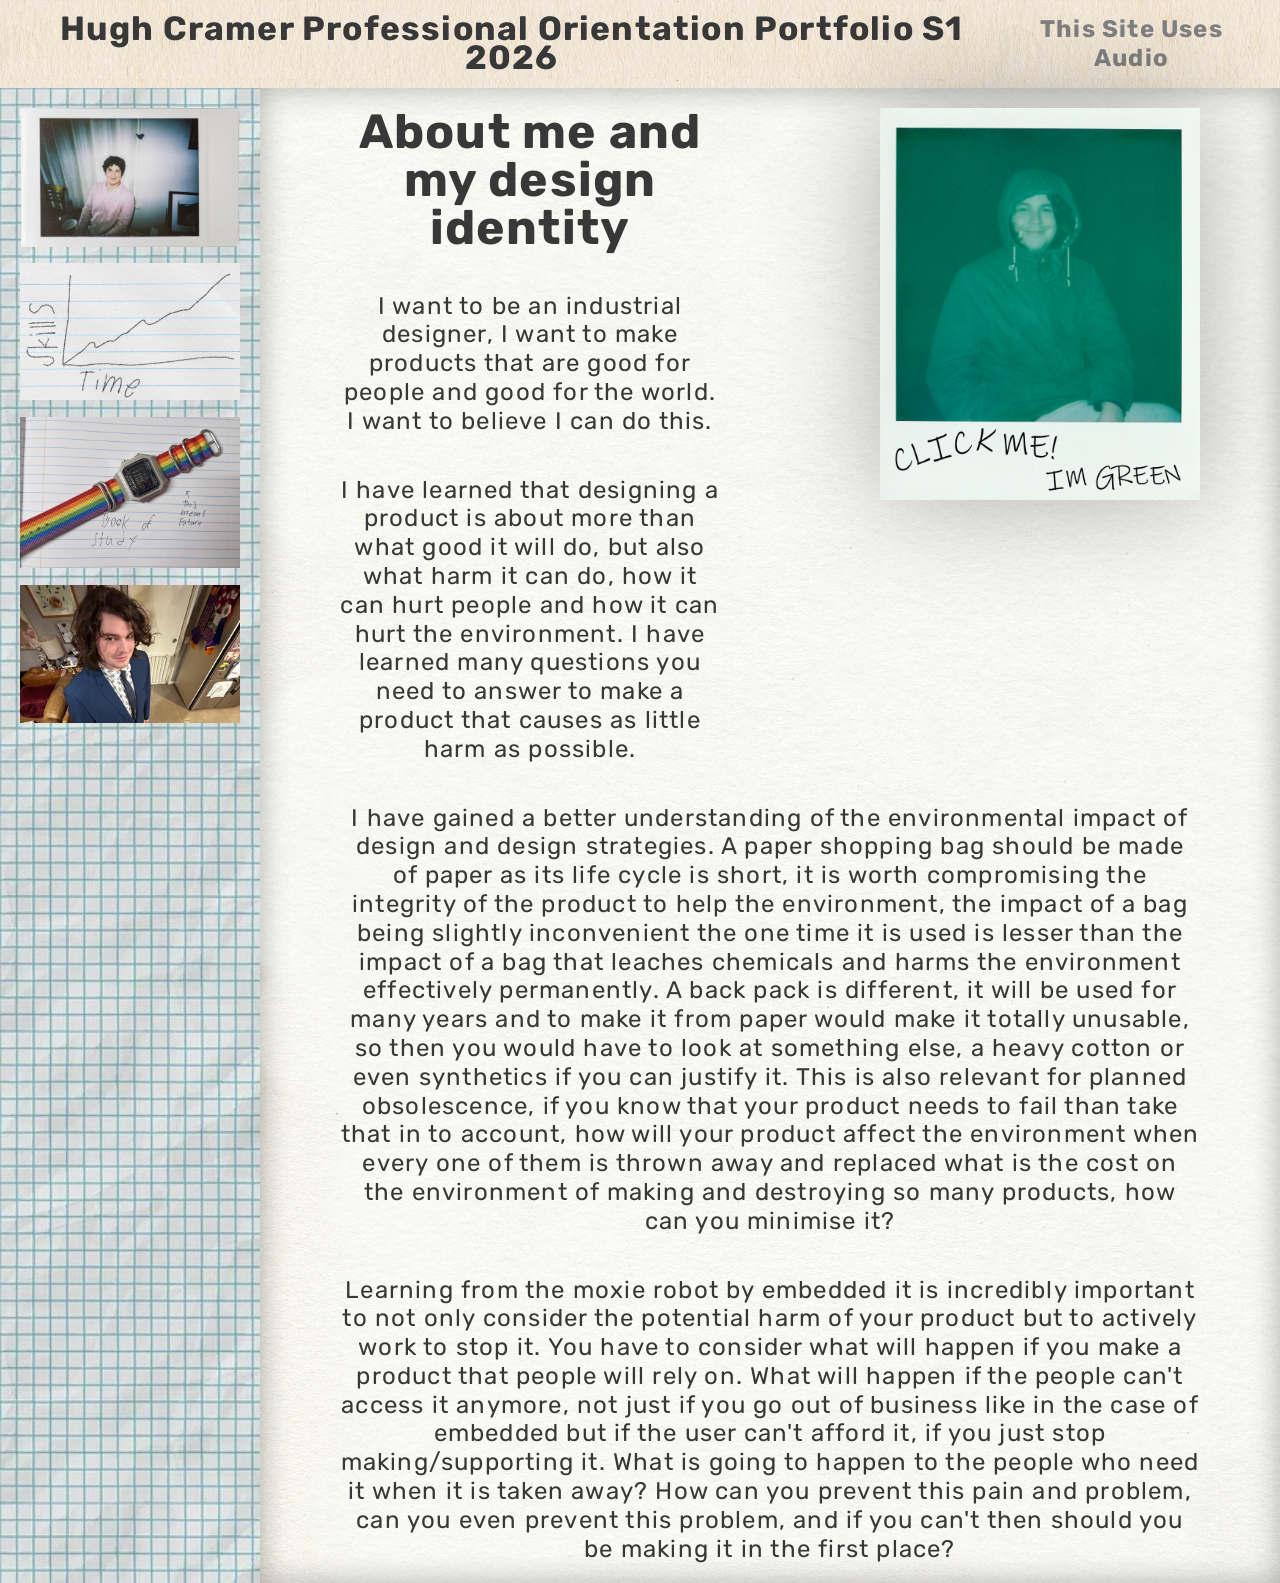
<file: index.html>
<!DOCTYPE html>
<html lang="en">
<!-- Hi Ben -->
<head>
    <meta charset="UTF-8">
    <title>HC Portfolio Site</title>
    <link rel="stylesheet" href="styles.css">
    <script src="script.js" defer></script>
</head>

<body>
    <!-- header -->
    <header>
        <h1>Hugh Cramer Professional Orientation Portfolio S1 2026</h1>
        <h2>This Site Uses Audio</h2>
    </header>
    <!-- nav -->
    <aside>
        <nav>
            <ul>
                <li>
                    <a href="index.html">
                        <img src="images/site/about-me.png" alt="About Me" class="nav-image">
                        <p>About Me</p>
                    </a>
                </li>
                <li>
                    <a href="Skills-development.html">
                        <img src="images/site/Skills-development.png" alt="Skills Development" class="nav-image">
                        <p>Skills development</p>
                    </a>
                </li>
                <li>
                    <a href="Future-study-pathway.html">
                        <img src="images/site/Future-study-pathway.png" alt="Future Study Pathway" class="nav-image">
                        <p>Future Study Pathway</p>
                    </a>
                </li>
                <li>
                    <a href="Career-Outlook.html">
                        <img src="images/site/Career-Outlook.jpg" alt="Career Outlook" class="nav-image">
                        <p>Career Outlook</p>
                    </a>
                </li>


            </ul>
        </nav>
    </aside>

    <!-- content -->
    <main>
        <div class="content-section">
            <div class="cntent-section">
                <h1>About me and my design identity</h1>
                <p>I want to be an industrial designer, I want to make products that are good for people and good for
                    the world. I want to believe I can do this.
                </p>
                        <p>I have learned that designing a product is about more than what good it will do, but also what
            harm it can do, how it can hurt people and how it can hurt the environment. I have learned many questions you
            need to answer to make a product that causes as little harm as possible.</p>
            </div>
            <img src="images/content/green-me.webp" alt="a green picture of me" data-audio="audio/hello.mp3"
                onclick="playSound(this)" style="cursor: pointer;">
        </div>

        <p>I have gained a better understanding of the environmental impact of design and design strategies. A paper
            shopping bag should be made of paper as its life cycle is short, it is worth compromising the integrity of
            the product to help the environment, the impact of a bag being slightly inconvenient the one time it is used
            is lesser than the impact of a bag that leaches chemicals and harms the environment effectively permanently.
            A back pack is different, it will be used for many years and to make it from paper would make it totally
            unusable, so then you would have to look at something else, a heavy cotton or even synthetics if you can
            justify it. This is also relevant for planned obsolescence, if you know that your product needs to fail than
            take that in to account, how will your product affect the environment when every one of them is thrown away
            and replaced what is the cost on the environment of making and destroying so many products, how can you
            minimise it?</p>

                    <p>Learning from the moxie robot by embedded it is incredibly important to not only consider the potential harm
            of your product but to actively work to stop it. You have to consider what will happen if you make a product
            that people will rely on. What will happen if the people can't access it anymore, not just if you go out of
            business like in the case of embedded but if the user can't afford it, if you just stop making/supporting
            it. What is going to happen to the people who need it when it is taken away? How can you prevent this pain
            and problem, can you even prevent this problem, and if you can't then should you be making it in the first
            place?</p>

    </main>

</body>

</html>
</file>
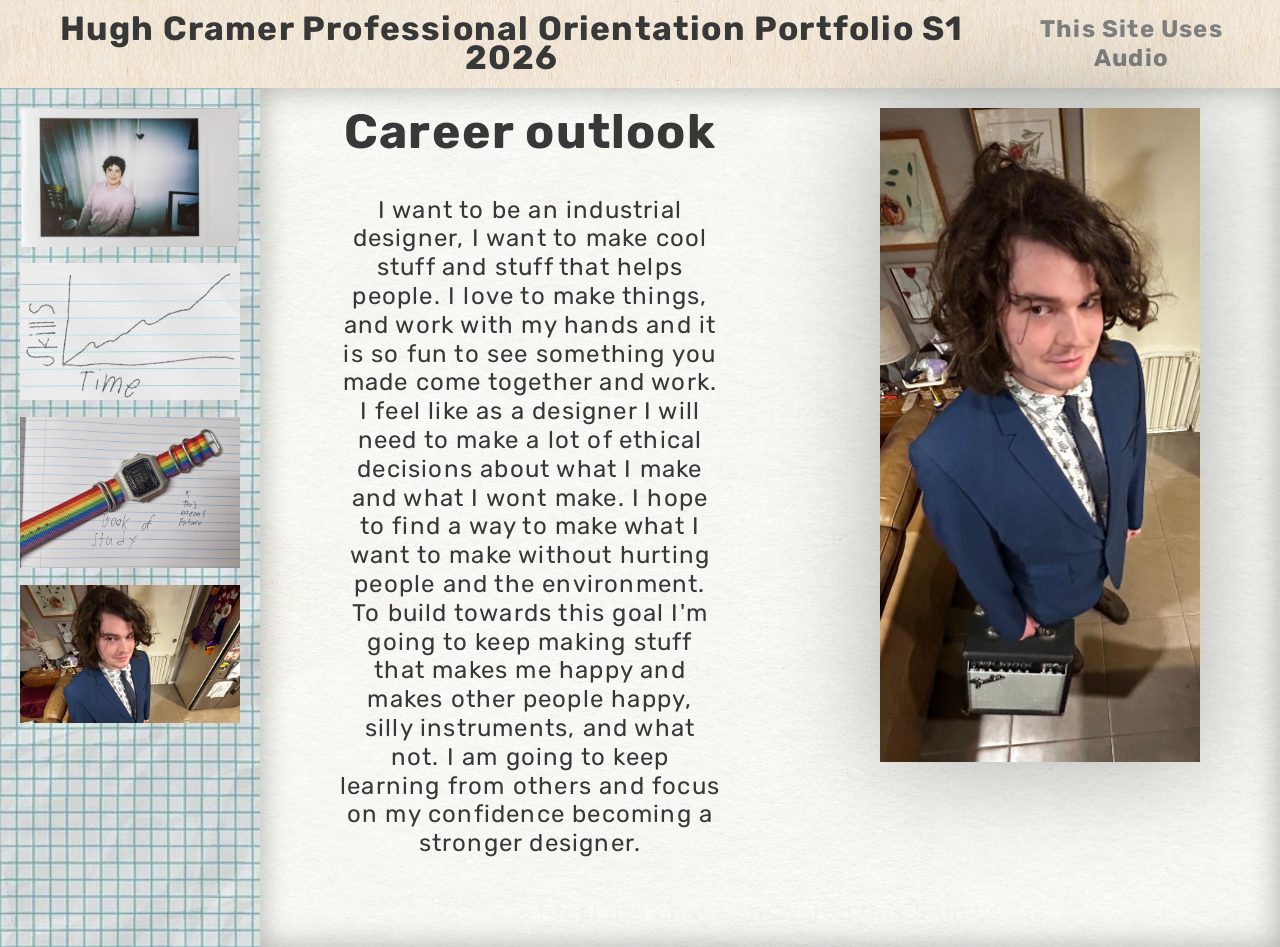
<file: Career-Outlook.html>
<!DOCTYPE html>
<html lang="en">
<!-- Hi Ben -->

<head>
    <meta charset="UTF-8">
    <title>HC Portfolio Site</title>
    <link rel="stylesheet" href="styles.css">
    <script src="script.js" defer></script>
</head>

<body>
    <!-- header -->
    <header>
        <h1>Hugh Cramer Professional Orientation Portfolio S1 2026</h1>
        <h2>This Site Uses Audio</h2>
    </header>
    <!-- nav -->
    <aside>
        <nav>
            <ul>
                <li>
                    <a href="index.html">
                        <img src="images/site/about-me.png" alt="About Me" class="nav-image">
                        <p>About Me</p>
                    </a>
                </li>
                <li>
                    <a href="Skills-development.html">
                        <img src="images/site/Skills-development.png" alt="Skills Development" class="nav-image">
                        <p>Skills development</p>
                    </a>
                </li>
                <li>
                    <a href="Future-study-pathway.html">
                        <img src="images/site/Future-study-pathway.png" alt="Future Study Pathway" class="nav-image">
                        <p>Future Study Pathway</p>
                    </a>
                </li>
                <li>
                    <a href="Career-Outlook.html">
                        <img src="images/site/Career-Outlook.jpg" alt="Career Outlook" class="nav-image">
                        <p>Career Outlook</p>
                    </a>
                </li>


            </ul>
        </nav>
    </aside>

    <!-- content -->
    <main>

        <div class="content-section">
            <div class="cntent-section">
                <h1>Career outlook</h1>
                <p>
                    I want to be an industrial designer, I want to make cool stuff and stuff that helps people. I love
                    to make things, and work with my hands and it is so fun to see something you made come together and
                    work.<br>
                    I feel like as a designer I will need to make a lot of ethical decisions about what I make and what
                    I wont make. I hope to find a way to make what I want to make without hurting people and the
                    environment.<br>
                    To build towards this goal I'm going to keep making stuff that makes me happy and makes other people
                    happy, silly instruments, and what not. I am going to keep learning from others and focus on my
                    confidence becoming a stronger designer.<br>
                </p>
            </div>
            <img src="images/site/i-mean-binis.jpg" alt="me in suit">
        </div>

        <div class="secret-section">
            <p>I feel like i have answered this 5 times</p>
        </div>

    </main>
</body>

</html>
</file>
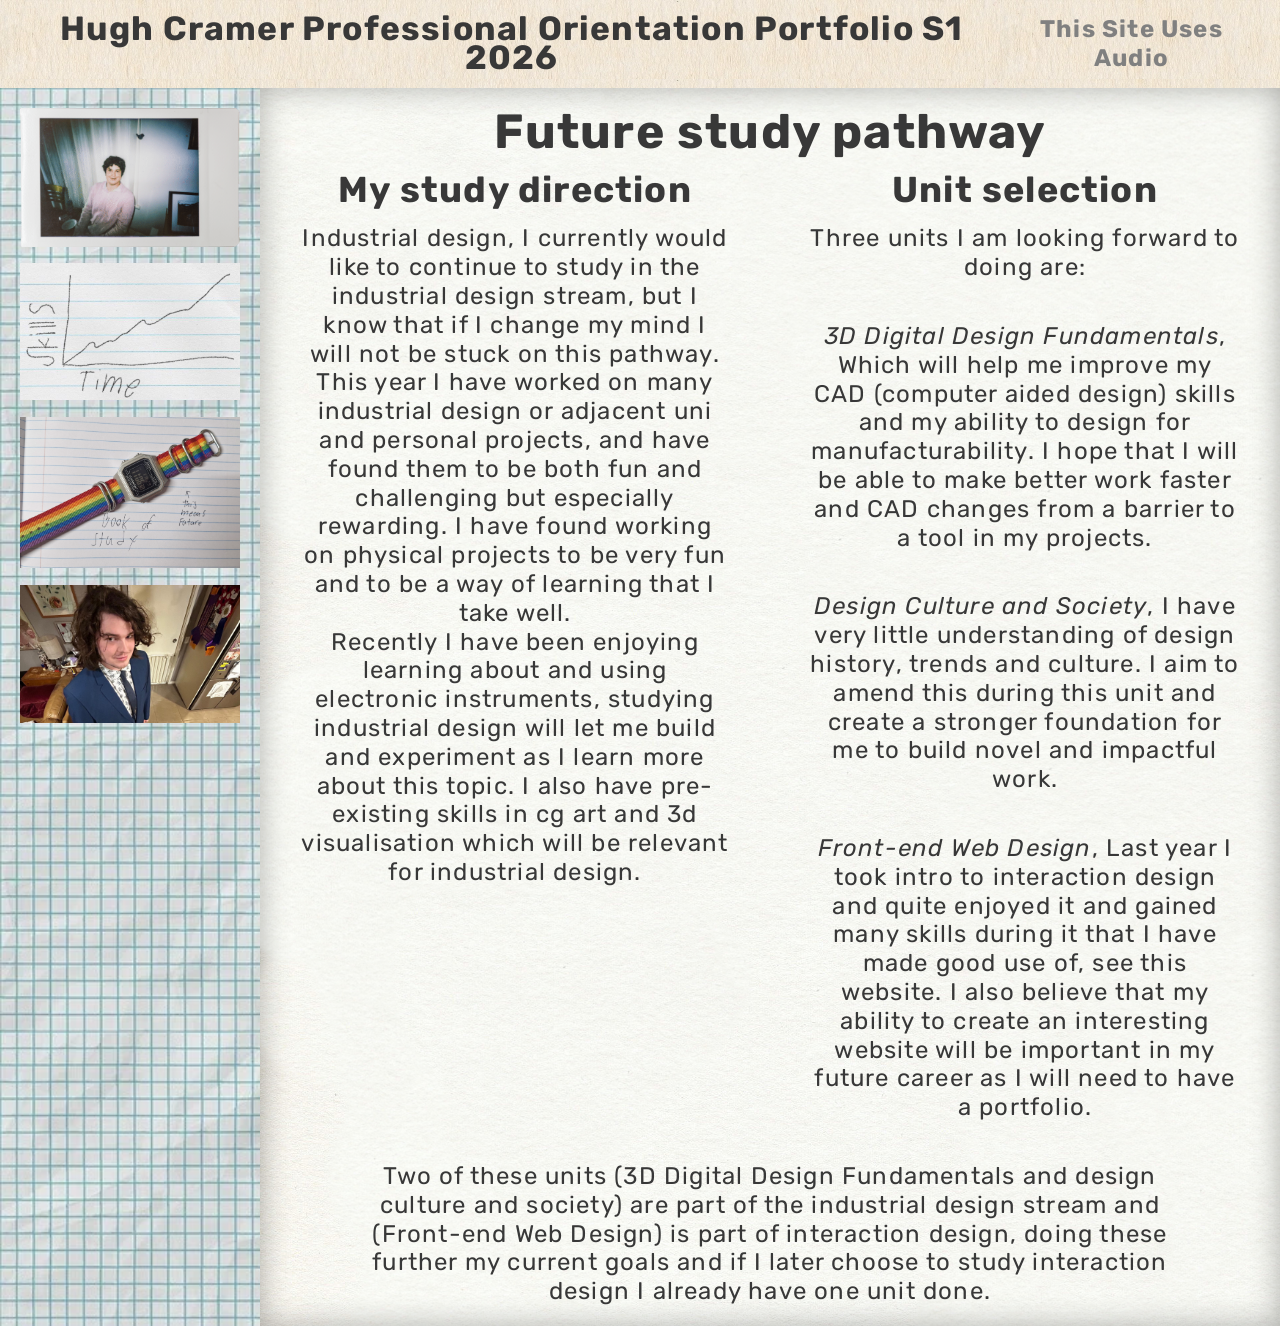
<file: Future-study-pathway.html>
<!DOCTYPE html>
<html lang="en">

<head>
    <meta charset="UTF-8">
    <title>HC Portfolio Site</title>
    <link rel="stylesheet" href="styles.css">
    <script src="script.js" defer></script>
</head>

<body>
    <!-- header -->
    <header>
        <h1>Hugh Cramer Professional Orientation Portfolio S1 2026</h1>
        <h2>This Site Uses Audio</h2>
    </header>
    <!-- nav -->
    <aside>
        <nav>
            <ul>
                <li>
                    <a href="index.html">
                        <img src="images/site/about-me.png" alt="About Me" class="nav-image">
                        <p>About Me</p>
                    </a>
                </li>
                <li>
                    <a href="Skills-development.html">
                        <img src="images/site/Skills-development.png" alt="Skills Development" class="nav-image">
                        <p>Skills development</p>
                    </a>
                </li>
                <li>
                    <a href="Future-study-pathway.html">
                        <img src="images/site/Future-study-pathway.png" alt="Future Study Pathway" class="nav-image">
                        <p>Future Study Pathway</p>
                    </a>
                </li>
                <li>
                    <a href="Career-Outlook.html">
                        <img src="images/site/Career-Outlook.jpg" alt="Career Outlook" class="nav-image">
                        <p>Career Outlook</p>
                    </a>
                </li>


            </ul>
        </nav>
    </aside>

    <!-- content -->
    <main>
        <h1>Future study pathway</h1>
        <div class="content-section-grid">

            <div class="content-section-stack">


                <h2>
                    My study direction
                </h2>
                <p>
                    Industrial design, I currently would like to continue to study in the industrial design stream, but
                    I
                    know that if I change my mind I will not be stuck on this pathway. This year I have worked on many
                    industrial design or adjacent uni and personal projects, and have found them to be both fun and
                    challenging but especially rewarding. I have found working on physical projects to be very fun and
                    to
                    be a way of learning that I take well.
                    <br> Recently I have been enjoying learning about and using electronic instruments, studying
                    industrial design will let me build and experiment as I learn more about this topic. I also have
                    pre-existing skills in cg art and 3d visualisation which will be relevant for industrial design.

                </p>
            </div>
            <div class="content-section-stack">
                <h2>
                    Unit selection
                </h2>
                <p>
                    Three units I am looking forward to doing are:
                </p>
                <p>
                    <span class="italic">3D Digital Design Fundamentals</span>, Which will help me improve my CAD (computer aided design) skills and
                    my ability to design for manufacturability. I hope that I will be able to make better work faster
                    and CAD changes from a barrier to a tool in my projects.
                </p>
                <p>
                    <span class="italic">Design Culture and Society</span>, I have very little understanding of design history, trends and culture.
                    I aim to amend this during this unit and create a stronger foundation for me to build novel and
                    impactful work.
                </p>
                <p>
                    <span class="italic">Front-end Web Design</span>, Last year I took intro to interaction design and quite enjoyed it and gained
                    many skills during it that I have made good use of, see this website. I also believe that my ability
                    to create an interesting website will be important in my future career as I will need to have a
                    portfolio.
                </p>
            </div>
        </div>
        <p>Two of these units (3D Digital Design Fundamentals and design culture and society) are part of the industrial
            design stream and (Front-end Web Design) is part of interaction design, doing these further my current goals
            and if I later choose to study interaction design I already have one unit done.</p>
    </main>

</body>

</html>
</file>
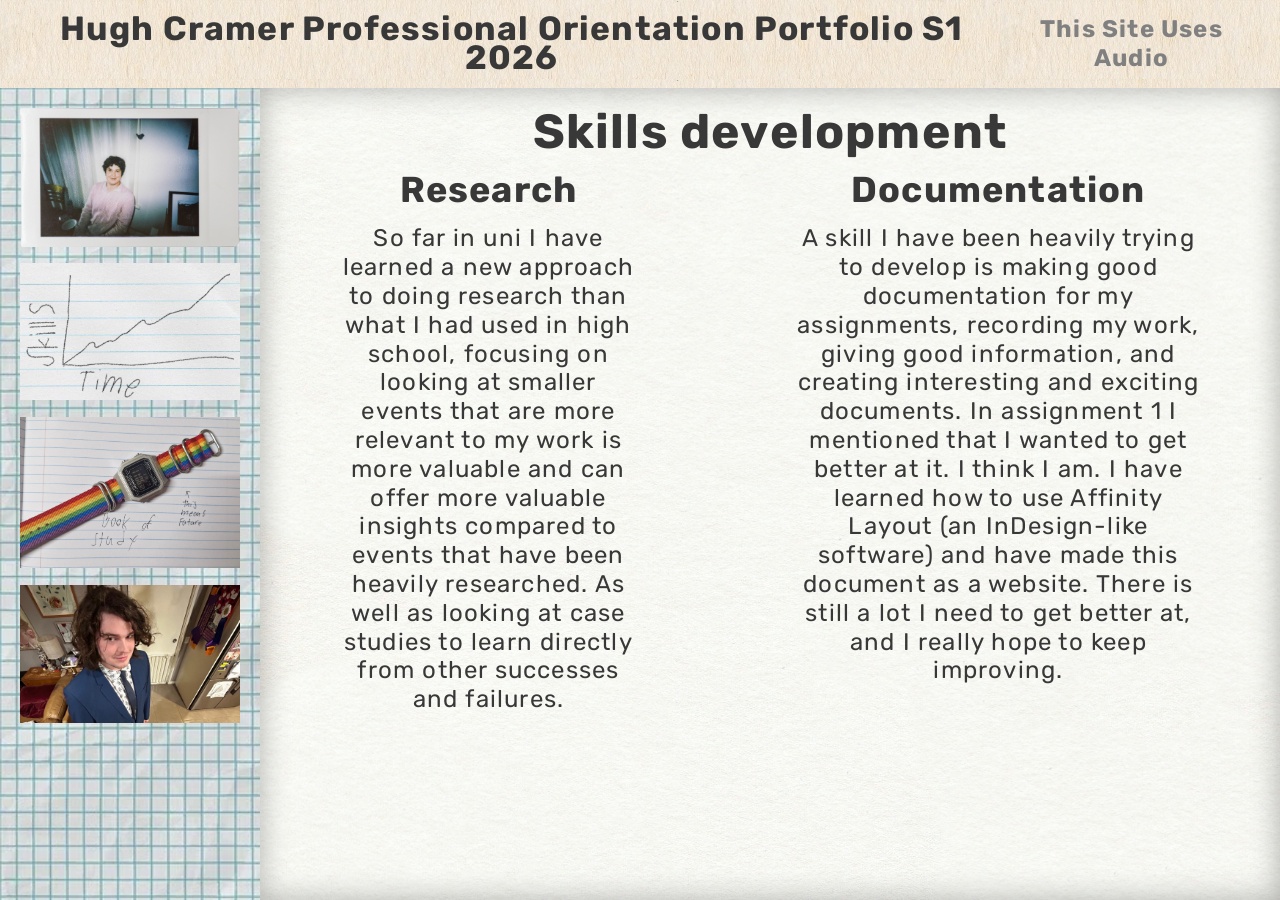
<file: Skills-development.html>
<!DOCTYPE html>
<html lang="en">

<head>
    <meta charset="UTF-8">
    <title>HC Portfolio Site</title>
    <link rel="stylesheet" href="styles.css">
    <script src="script.js" defer></script>
</head>

<body>
    <!-- header -->
    <header>
        <h1>Hugh Cramer Professional Orientation Portfolio S1 2026</h1>
        <h2>This Site Uses Audio</h2>
    </header>
    <!-- nav -->
    <aside>
        <nav>
            <ul>
                <li>
                    <a href="index.html">
                        <img src="images/site/about-me.png" alt="About Me" class="nav-image">
                        <p>About Me</p>
                    </a>
                </li>
                <li>
                    <a href="Skills-development.html">
                        <img src="images/site/Skills-development.png" alt="Skills Development" class="nav-image">
                        <p>Skills development</p>
                    </a>
                </li>
                <li>
                    <a href="Future-study-pathway.html">
                        <img src="images/site/Future-study-pathway.png" alt="Future Study Pathway" class="nav-image">
                        <p>Future Study Pathway</p>
                    </a>
                </li>
                <li>
                    <a href="Career-Outlook.html">
                        <img src="images/site/Career-Outlook.jpg" alt="Career Outlook" class="nav-image">
                        <p>Career Outlook</p>
                    </a>
                </li>


            </ul>
        </nav>
    </aside>

    <!-- content -->
    <main>
        <h1>Skills development</h1>
        <div class="content-section">

            <div class="content-section-stack">
                <h2>
                    Research
                </h2>
                <p>
                    So far in uni I have learned a new approach to doing research than what I had used in high school,
                    focusing on looking at smaller events that are more relevant to my work is more valuable and can
                    offer
                    more valuable insights compared to events that have been heavily researched. As well as looking at
                    case
                    studies to learn directly from other successes and failures.
                </p>
            </div>
            <div class="content-section-stack">
                <h2>
                    Documentation
                </h2>
                <p>
                    A skill I have been heavily trying to develop is making good documentation for my assignments,
                    recording
                    my work, giving good information, and creating interesting and exciting documents. In assignment 1 I
                    mentioned that I wanted to get better at it. I think I am. I have learned how to use Affinity Layout
                    (an
                    InDesign-like software) and have made this document as a website. There is still a lot I need to get
                    better at, and I really hope to keep improving.
                </p>
            </div>
        </div>

    </main>

</body>

</html>
</file>
<file: styles.css>
/* hi ben */
/* font */
@import url("https://fonts.googleapis.com/css2?family=Outfit:wght@100..900&display=swap");
@import url('https://fonts.googleapis.com/css2?family=Rubik:ital,wght@0,300..900;1,300..900&display=swap');

/* reset */
* {
    margin: 0;
    padding: 0;
    box-sizing: border-box;
}

:root {
    background-color: hsl(0, 0%, 15%);
    /* font stuff */
    font-family: "Rubik", sans-serif;
    font-size: 1.5rem;
    font-weight: 400;
    line-height: 1.2rem;
    color: hsl(0, 0%, 22%);
    text-align: center;
    letter-spacing: 0.05em;

}

h1 {
    line-height: 2rem;
}
.italic {
    font-style: italic;
}
/* header */
header {
    grid-column: 1 / -1;
    display: flex;
    justify-content: space-between;
    align-items: center;
    padding: 15px 20px;
    background-image: url(images/site/tape.webp);
}

header h1 {
    font-size: 1.4rem;
    line-height: 1.2rem;
}

header h2 {
    font-size: 1rem;
    color: grey;
}

/* the thing that makes it fit right */
body {
    display: grid;
    grid-template-columns: 260px 1fr;
    grid-template-rows: auto 1fr;
    min-height: 100vh;
}

/* sidebar */
aside {
    grid-column: 1;
    grid-row: 2;
    padding: 20px;
    background-image: url(images/site/graph-paper.jpg);
    background-size: 1500px;


}

aside ul {
    list-style: none;
    padding: 0;
    margin: 0;
    display: flex;
    flex-direction: column;
    gap: 10px;
}

aside ul li img {
    width: 220px;
    display: block;
}

aside nav ul li a {
    position: relative;
    display: inline-block;
}

aside nav ul li p {
    position: absolute;
    top: 50%;
    left: 50%;
    transform: translate(-50%, -50%);
    color: white;
    width: 100%;
    height: 100%;
    opacity: 0;
    /*makes it not here until hover */
    margin: 0;
    display: flex;
    justify-content: center;
    align-items: center;

    /* background gradient for text */
    background: linear-gradient(to bottom,
            rgba(0, 0, 0, 0.233) 0%,
            rgba(0, 0, 0, 0.5) 25%,
            rgba(0, 0, 0, 0.5) 75%,
            rgba(0, 0, 0, 0.315) 100%);
}

aside nav ul li a:hover p {
    opacity: 1;
}

/* content space */
main {
    background-image: url(images/site/paper.jpg);
    background-size: cover;
    background-attachment: scroll;
    box-shadow: 0px 0px 30px rgb(0, 0, 0, 0.3) inset;

}

main p {
    padding: 20px 80px;
}

main h1 {
    padding: 20px 80px;
}

main img {
    margin: 20px 80px;
}
main img {
    max-width: 25vw;
    box-shadow: 0 0px 100px rgba(0, 0, 0, 0.3);
    height: fit-content;
    object-fit: contain;
}
.content-section {
display : flex;
} 
.content-section-grid {
    display: grid;
    grid-template-columns: 1fr 1fr;
}
.content-section-grid p {
    padding: 20px 40px;
}
.content-section-stack {
    display: flex;
    flex-direction: column;
}
.secret-section {
color : rgba(0, 0, 0, 0.017);
}
</file>
